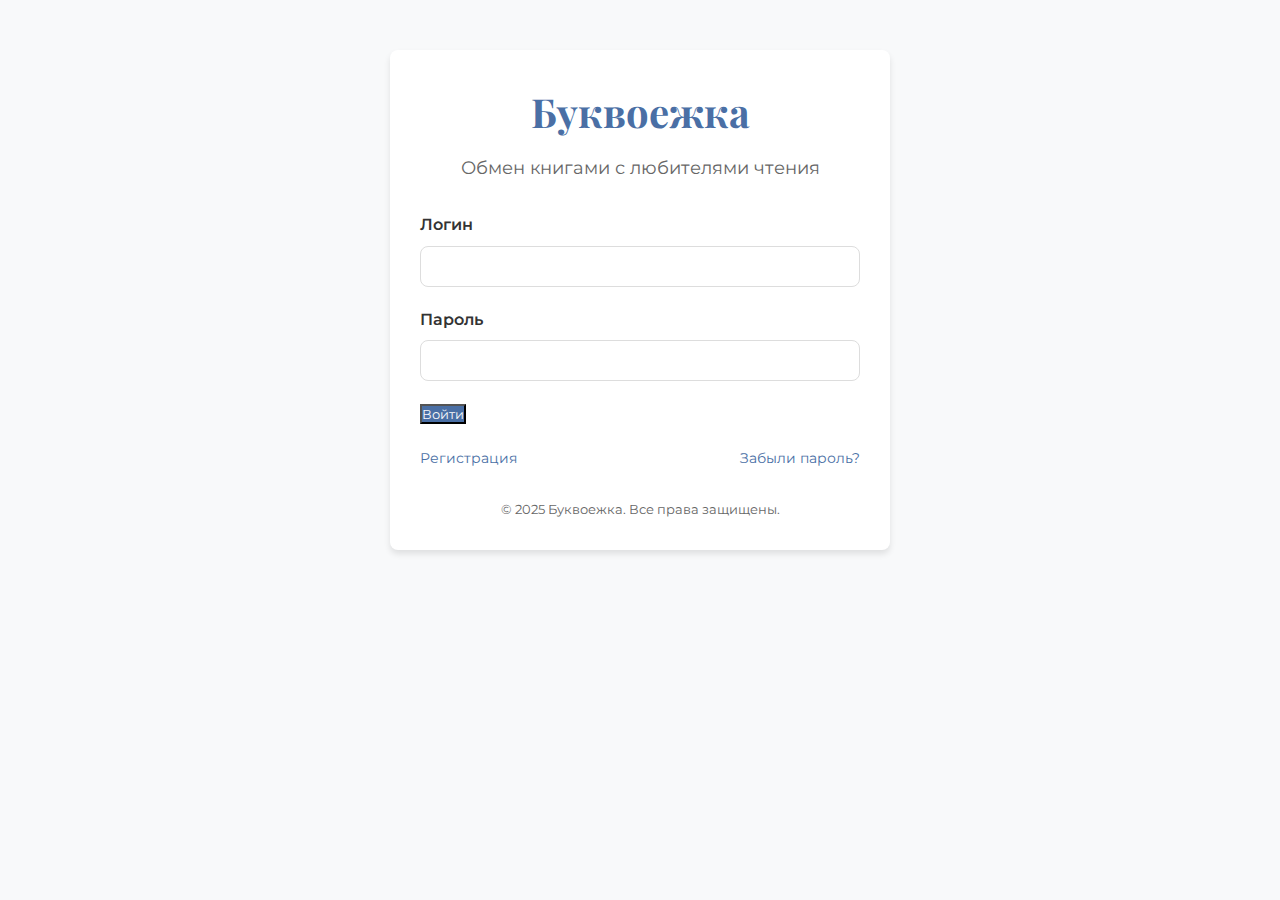
<file: demo/bookworm/index.html>
<!DOCTYPE html>
<html lang="ru">
<head>
    <meta charset="UTF-8">
    <meta name="viewport" content="width=device-width, initial-scale=1.0">
    <title>Буквоежка - Авторизация</title>
    <link rel="stylesheet" href="css/auth.css">
    <link rel="stylesheet" href="css/styles.css">
    <link href="https://fonts.googleapis.com/css2?family=Montserrat:wght@400;600&family=Playfair+Display:wght@700&display=swap" rel="stylesheet">
</head>
<body>
    <div class="auth-container">
        <div class="logo">
            <h1>Буквоежка</h1>
            <p>Обмен книгами с любителями чтения</p>
        </div>
        
        <form id="loginForm" class="auth-form">
            <div class="form-group">
                <label for="username">Логин</label>
                <input type="text" id="username" name="username" required>
            </div>
            
            <div class="form-group">
                <label for="password">Пароль</label>
                <input type="password" id="password" name="password" required>
            </div>
            
            <button type="submit" class="btn-primary">Войти</button>
            
            <div class="auth-links">
                <a href="register.html">Регистрация</a>
                <a href="#">Забыли пароль?</a>
            </div>
        </form>
        
        <div class="auth-footer">
            <p>© 2025 Буквоежка. Все права защищены.</p>
        </div>
    </div>
    
    <script src="js/auth.js"></script>
</body>
</html>
</file>
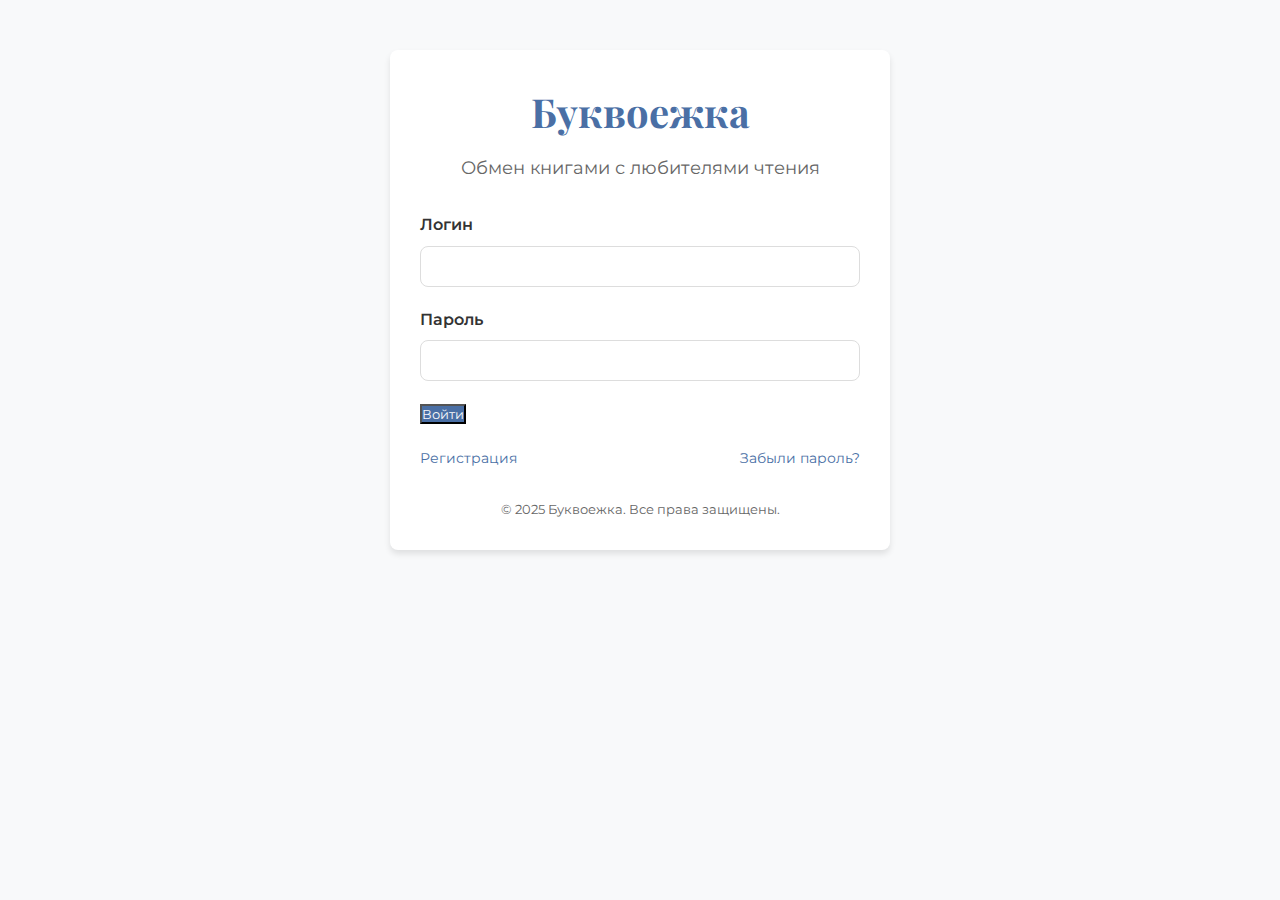
<file: demo/bookworm/admin.html>
<!DOCTYPE html>
<html lang="ru">
<head>
    <meta charset="UTF-8">
    <meta name="viewport" content="width=device-width, initial-scale=1.0">
    <title>Буквоежка - Панель администратора</title>
    <link rel="stylesheet" href="css/admin.css">
    <link rel="stylesheet" href="css/styles.css">
</head>
<body>
    <header class="admin-header">
        <div class="container">
            <div class="logo">
                <h1>Буквоежка <span>Админ-панель</span></h1>
            </div>
            <nav>
                <ul>
                    <li><a href="admin.html" class="active">Карточки на модерации</a></li>
                    <li><a href="#" id="adminLogout">Выйти</a></li>
                </ul>
            </nav>
        </div>
    </header>
    
    <main class="admin-main">
        <div class="container">
            <h2>Карточки на модерации</h2>
            
            <div class="admin-cards">
                <!-- Карточки на модерации будут загружаться здесь -->
            </div>
        </div>
    </main>
    
    <!-- Окно модератора для отклонения карточки -->
    <div id="rejectModal" class="modal">
        <div class="modal-content">
            <span class="close">&times;</span>
            <h3>Укажите причину отклонения</h3>
            <form id="rejectForm">
                <input type="hidden" id="rejectCardId">
                <div class="form-group">
                    <label for="rejectReason">Причина</label>
                    <textarea id="rejectReason" name="rejectReason" rows="4" required></textarea>
                </div>
                <button type="submit" class="btn-warning">Отклонить</button>
            </form>
        </div>
    </div>
    
    <script src="js/admin.js"></script>
</body>
</html>
</file>
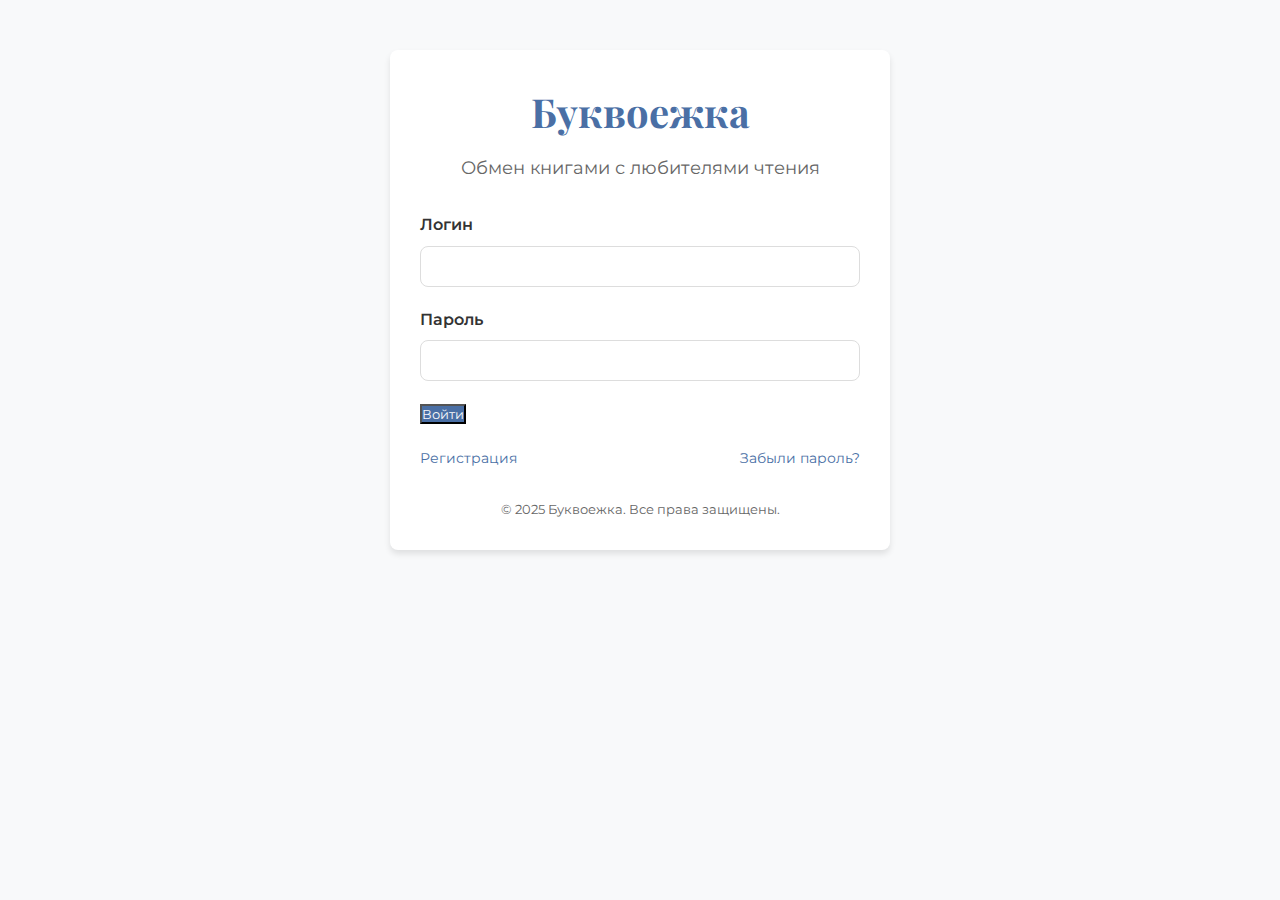
<file: demo/bookworm/create-card.html>
<!DOCTYPE html>
<html lang="ru">
<head>
    <meta charset="UTF-8">
    <meta name="viewport" content="width=device-width, initial-scale=1.0">
    <title>Буквоежка - Создать карточку</title>
    <link rel="stylesheet" href="css/styles.css">
    <link rel="stylesheet" href="css/dashboard.css">
</head>
<body>
    <header class="dashboard-header">
        <div class="container">
            <div class="logo">
                <h1>Буквоежка</h1>
            </div>
            <nav>
                <ul>
                    <li><a href="dashboard.html">Мои карточки</a></li>
                    <li><a href="create-card.html" class="active">Создать карточку</a></li>
                    <li><a href="#" id="logout">Выйти</a></li>
                </ul>
            </nav>
        </div>
    </header>
    
    <main class="create-card-main">
        <div class="container">
            <h2>Создать новую карточку</h2>
            
            <form id="cardForm" class="card-form">
                <div class="form-group">
                    <label for="bookAuthor">Автор книги</label>
                    <input type="text" id="bookAuthor" name="bookAuthor" required>
                </div>
                
                <div class="form-group">
                    <label for="bookTitle">Название книги</label>
                    <input type="text" id="bookTitle" name="bookTitle" required>
                </div>
                
                <div class="form-group radio-group">
                    <label>Тип карточки:</label>
                    <div class="radio-options">
                        <label>
                            <input type="radio" name="cardType" value="share" checked>
                            <span>Готов поделиться</span>
                        </label>
                        <label>
                            <input type="radio" name="cardType" value="want">
                            <span>Хочу в свою библиотеку</span>
                        </label>
                    </div>
                </div>
                
                <div class="form-group">
                    <label for="bookDescription">Описание (необязательно)</label>
                    <textarea id="bookDescription" name="bookDescription" rows="4"></textarea>
                </div>
                
                <button type="submit" class="btn-primary">Отправить на рассмотрение</button>
            </form>
        </div>
    </main>
    
    <footer class="dashboard-footer">
        <div class="container">
            <p>© 2025 Буквоежка. Все права защищены.</p>
        </div>
    </footer>
    
    <script src="js/create-card.js"></script>
</body>
</html>
</file>
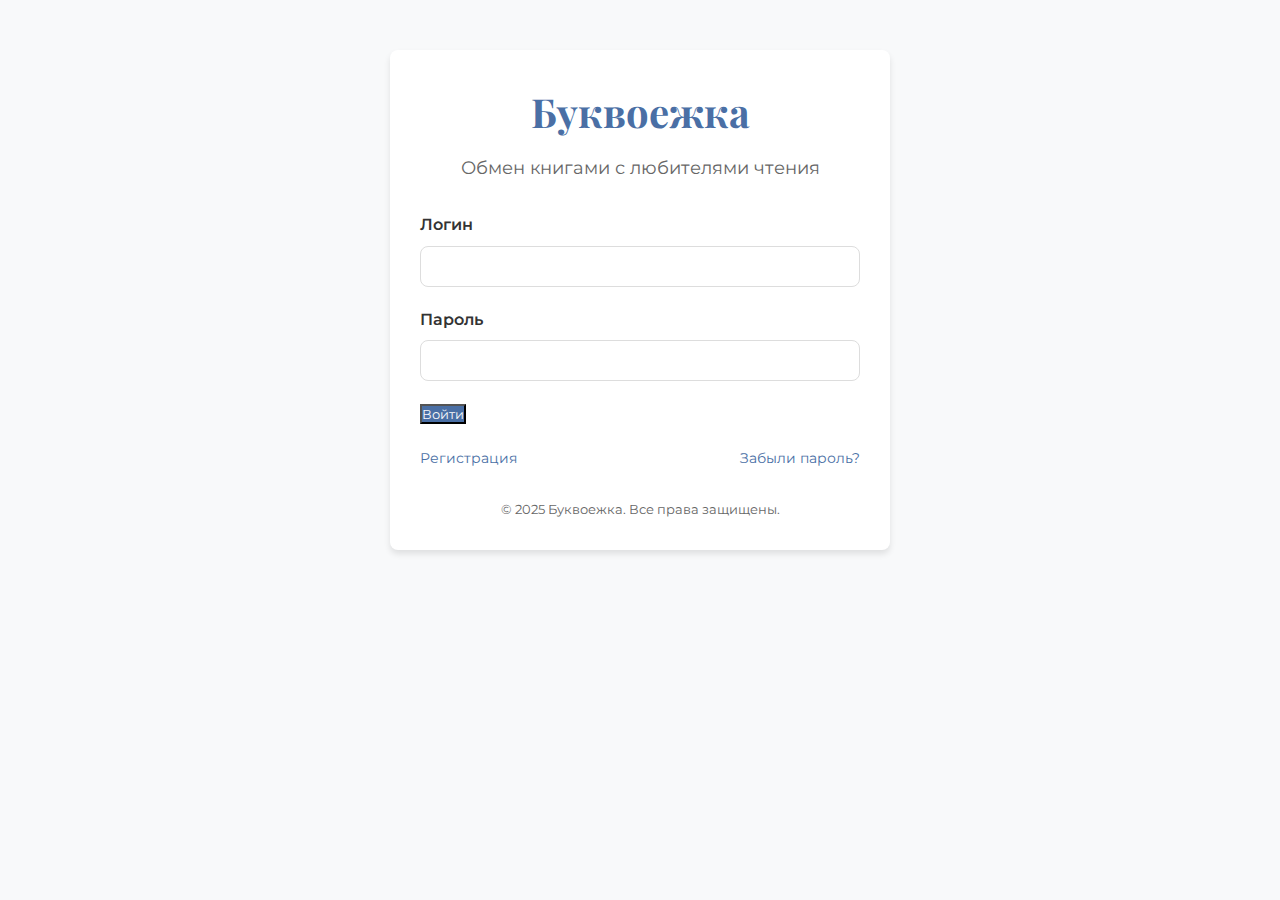
<file: demo/bookworm/dashboard.html>
<!DOCTYPE html>
<html lang="ru">
<head>
    <meta charset="UTF-8">
    <meta name="viewport" content="width=device-width, initial-scale=1.0">
    <title>Буквоежка - Личный кабинет</title>
    <link rel="stylesheet" href="css/dashboard.css">
    <link rel="stylesheet" href="css/styles.css">
</head>
<body>
    <header class="dashboard-header">
        <div class="container">
            <div class="logo">
                <h1>Буквоежка</h1>
            </div>
            <nav>
                <ul>
                    <li><a href="dashboard.html" class="active">Мои карточки</a></li>
                    <li><a href="create-card.html">Создать карточку</a></li>
                    <li><a href="#" id="logout">Выйти</a></li>
                </ul>
            </nav>
        </div>
    </header>
    
    <main class="dashboard-main">
        <div class="container">
            <h2>Мои карточки</h2>
            
            <div class="tabs">
                <button class="tab-btn active" data-tab="active">Активные</button>
                <button class="tab-btn" data-tab="pending">На рассмотрении</button>
                <button class="tab-btn" data-tab="rejected">Отклоненные</button>
            </div>
            
            <div class="tab-content active" id="active-tab">
                <div class="cards-grid">
                    <!-- Активные карточки будут загружаться здесь -->
                </div>
            </div>
            
            <div class="tab-content" id="pending-tab">
                <div class="cards-grid">
                    <!-- Карточки на рассмотрении будут загружаться здесь -->
                </div>
            </div>
            
            <div class="tab-content" id="rejected-tab">
                <div class="cards-grid">
                    <!-- Отклоненные карточки будут загружаться здесь -->
                </div>
            </div>
        </div>
    </main>
    
    <footer class="dashboard-footer">
        <div class="container">
            <p>© 2025 Буквоежка. Все права защищены.</p>
        </div>
    </footer>
    
    <script src="js/dashboard.js"></script>
</body>
</html>
</file>
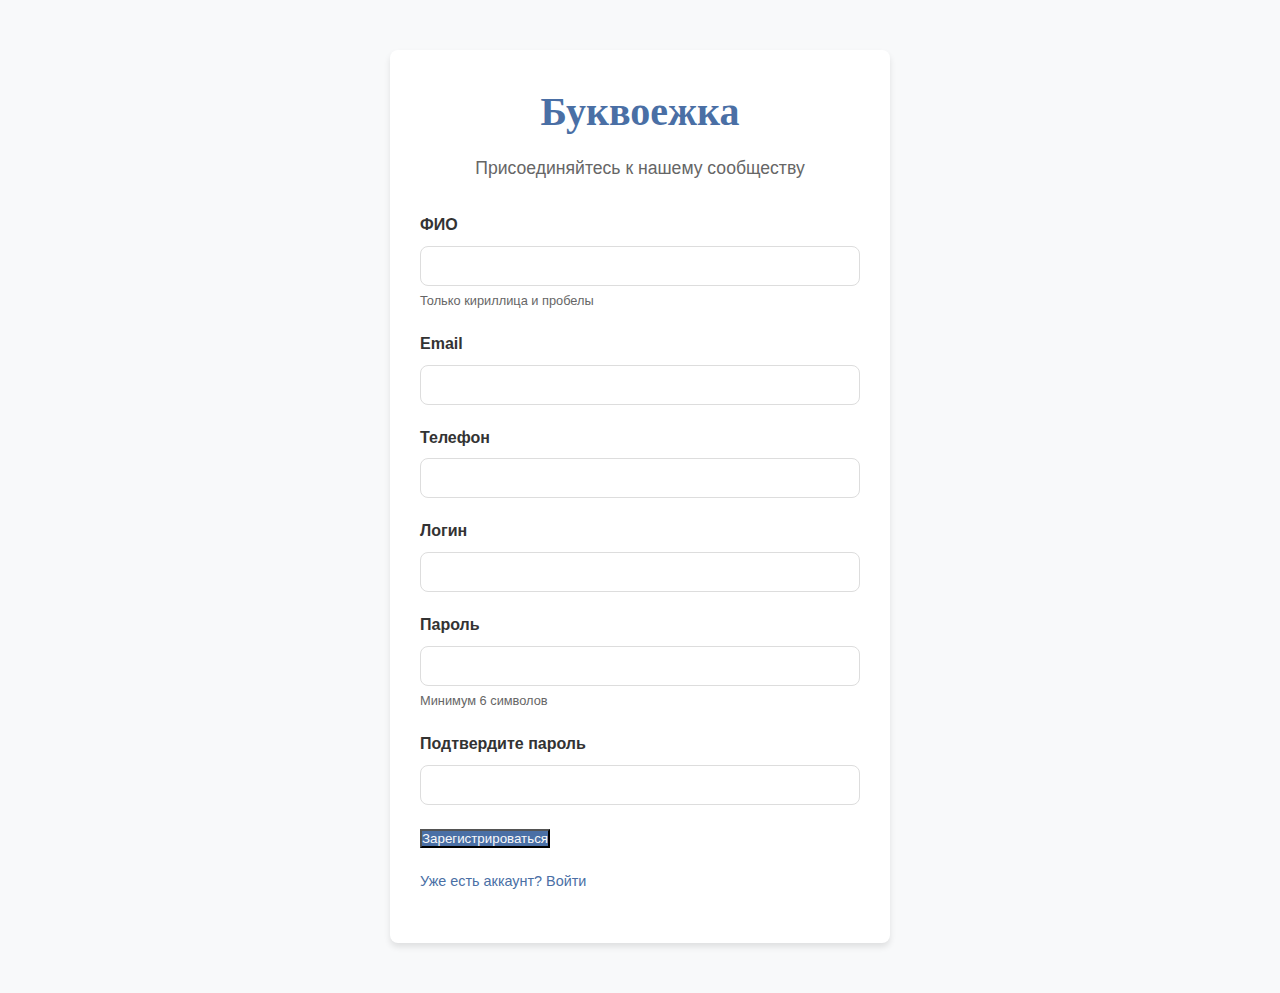
<file: demo/bookworm/register.html>
<!DOCTYPE html>
<html lang="ru">
<head>
    <meta charset="UTF-8">
    <meta name="viewport" content="width=device-width, initial-scale=1.0">
    <title>Буквоежка - Регистрация</title>
    <link rel="stylesheet" href="css/auth.css">
    <link rel="stylesheet" href="css/styles.css">
</head>
<body>
    <div class="auth-container">
        <div class="logo">
            <h1>Буквоежка</h1>
            <p>Присоединяйтесь к нашему сообществу</p>
        </div>
        
        <form id="registerForm" class="auth-form">
            <div class="form-group">
                <label for="fullName">ФИО</label>
                <input type="text" id="fullName" name="fullName" pattern="[А-Яа-яЁё\s]+" required>
                <span class="hint">Только кириллица и пробелы</span>
            </div>
            
            <div class="form-group">
                <label for="email">Email</label>
                <input type="email" id="email" name="email" required>
            </div>
            
            <div class="form-group">
                <label for="phone">Телефон</label>
                <input type="tel" id="phone" name="phone" pattern="\+?[0-9\s\-]+" required>
            </div>
            
            <div class="form-group">
                <label for="regUsername">Логин</label>
                <input type="text" id="regUsername" name="regUsername" required>
                <span class="hint" id="usernameHint"></span>
            </div>
            
            <div class="form-group">
                <label for="regPassword">Пароль</label>
                <input type="password" id="regPassword" name="regPassword" minlength="6" required>
                <span class="hint">Минимум 6 символов</span>
            </div>
            
            <div class="form-group">
                <label for="confirmPassword">Подтвердите пароль</label>
                <input type="password" id="confirmPassword" name="confirmPassword" required>
                <span class="hint" id="passwordMatchHint"></span>
            </div>
            
            <button type="submit" class="btn-primary">Зарегистрироваться</button>
            
            <div class="auth-links">
                <a href="index.html">Уже есть аккаунт? Войти</a>
            </div>
        </form>
    </div>
    
    <script src="js/register.js"></script>
</body>
</html>
</file>
<file: demo/bookworm/css/auth.css>
/* Общие стили для страниц авторизации */
.auth-container {
    max-width: 500px;
    margin: 50px auto;
    padding: 30px;
    background-color: var(--card-bg);
    border-radius: var(--border-radius);
    box-shadow: var(--box-shadow);
}

.logo {
    text-align: center;
    margin-bottom: 30px;
}

.logo h1 {
    color: var(--primary-color);
    font-size: 2.5em;
    margin-bottom: 10px;
}

.logo p {
    color: #666;
    font-size: 1.1em;
}

.auth-form {
    margin-bottom: 20px;
}

.auth-links {
    display: flex;
    justify-content: space-between;
    margin-top: 20px;
    font-size: 0.9em;
}

.auth-links a {
    color: var(--primary-color);
    transition: color 0.3s ease;
}

.auth-links a:hover {
    color: var(--secondary-color);
    text-decoration: underline;
}

.auth-footer {
    text-align: center;
    font-size: 0.8em;
    color: #666;
    margin-top: 30px;
}

/* Специфические стили для регистрации */
#registerForm .form-group {
    position: relative;
}

#registerForm .hint {
    font-size: 0.8em;
    color: #666;
    margin-top: 5px;
}

/* Анимации */
@keyframes fadeIn {
    from { opacity: 0; transform: translateY(20px); }
    to { opacity: 1; transform: translateY(0); }
}

.auth-container {
    animation: fadeIn 0.5s ease-out;
}

/* Адаптивность */
@media (max-width: 600px) {
    .auth-container {
        margin: 20px;
        padding: 20px;
    }
    
    .logo h1 {
        font-size: 2em;
    }
}
</file>
<file: demo/bookworm/css/styles.css>
/* Основные стили и переменные */
:root {
    --primary-color: #4a6fa5;
    --secondary-color: #166088;
    --accent-color: #4fc3f7;
    --text-color: #333;
    --light-text: #f8f9fa;
    --bg-color: #f8f9fa;
    --card-bg: #ffffff;
    --error-color: #e63946;
    --success-color: #2a9d8f;
    --warning-color: #f4a261;
    --border-radius: 8px;
    --box-shadow: 0 4px 6px rgba(0, 0, 0, 0.1);
}

* {
    margin: 0;
    padding: 0;
    box-sizing: border-box;
    font-family: 'Montserrat', sans-serif;
}

body {
    background-color: var(--bg-color);
    color: var(--text-color);
    line-height: 1.6;
}

h1, h2, h3, h4, h5, h6 {
    font-family: 'Playfair Display', serif;
    font-weight: 700;
}

a {
    text-decoration: none;
    color: var(--primary-color);
}

.container {
    width: 90%;
    max-width: 1200px;
    margin: 0 auto;
    padding: 0 15px;
}

.btn {
    display: inline-block;
    padding: 10px 20px;
    border: none;
    border-radius: var(--border-radius);
    cursor: pointer;
    font-weight: 600;
    transition: all 0.3s ease;
}

.btn-primary {
    background-color: var(--primary-color);
    color: var(--light-text);
}

.btn-primary:hover {
    background-color: var(--secondary-color);
    transform: translateY(-2px);
}

.btn-secondary {
    background-color: transparent;
    border: 1px solid var(--primary-color);
    color: var(--primary-color);
}

.btn-secondary:hover {
    background-color: var(--primary-color);
    color: var(--light-text);
}

.btn-warning {
    background-color: var(--warning-color);
    color: var(--light-text);
}

.btn-warning:hover {
    background-color: #e76f51;
}

.btn-danger {
    background-color: var(--error-color);
    color: var(--light-text);
}

.btn-danger:hover {
    background-color: #d62839;
}

.form-group {
    margin-bottom: 20px;
}

.form-group label {
    display: block;
    margin-bottom: 8px;
    font-weight: 600;
}

.form-group input,
.form-group textarea,
.form-group select {
    width: 100%;
    padding: 10px;
    border: 1px solid #ddd;
    border-radius: var(--border-radius);
    font-size: 16px;
}

.form-group textarea {
    resize: vertical;
    min-height: 100px;
}

.hint {
    font-size: 12px;
    color: #666;
    display: block;
    margin-top: 5px;
}

.radio-options {
    display: flex;
    gap: 20px;
    margin-top: 10px;
}

.radio-options label {
    display: flex;
    align-items: center;
    gap: 8px;
    cursor: pointer;
}

.card {
    background-color: var(--card-bg);
    border-radius: var(--border-radius);
    box-shadow: var(--box-shadow);
    padding: 20px;
    transition: transform 0.3s ease;
}

.card:hover {
    transform: translateY(-5px);
}

/* Модальное окно */
.modal {
    display: none;
    position: fixed;
    z-index: 1000;
    left: 0;
    top: 0;
    width: 100%;
    height: 100%;
    background-color: rgba(0, 0, 0, 0.5);
}

.modal-content {
    background-color: var(--card-bg);
    margin: 10% auto;
    padding: 20px;
    border-radius: var(--border-radius);
    width: 90%;
    max-width: 500px;
    position: relative;
}

.close {
    position: absolute;
    top: 10px;
    right: 20px;
    font-size: 24px;
    cursor: pointer;
}

/* Вкладки */
.tabs {
    display: flex;
    margin-bottom: 20px;
    border-bottom: 1px solid #ddd;
}

.tab-btn {
    padding: 10px 20px;
    background: none;
    border: none;
    cursor: pointer;
    font-weight: 600;
    color: #666;
    position: relative;
}

.tab-btn.active {
    color: var(--primary-color);
}

.tab-btn.active::after {
    content: '';
    position: absolute;
    bottom: -1px;
    left: 0;
    width: 100%;
    height: 2px;
    background-color: var(--primary-color);
}

.tab-content {
    display: none;
}

.tab-content.active {
    display: block;
}
</file>
<file: demo/bookworm/css/admin.css>
/* Стили для админ-панели */
.admin-header {
    background-color: var(--secondary-color);
    color: var(--light-text);
    padding: 20px 0;
    box-shadow: var(--box-shadow);
}

.admin-header .logo span {
    font-size: 0.8em;
    opacity: 0.8;
}

.admin-header nav ul {
    display: flex;
    list-style: none;
    gap: 20px;
}

.admin-header nav a {
    color: var(--light-text);
    font-weight: 600;
    padding: 5px 10px;
    border-radius: var(--border-radius);
    transition: background-color 0.3s ease;
}

.admin-header nav a.active,
.admin-header nav a:hover {
    background-color: rgba(255, 255, 255, 0.2);
}

.admin-main {
    padding: 30px 0;
}

.admin-cards {
    display: grid;
    grid-template-columns: repeat(auto-fill, minmax(300px, 1fr));
    gap: 20px;
    margin-top: 20px;
}

.admin-card {
    background-color: var(--card-bg);
    border-radius: var(--border-radius);
    box-shadow: var(--box-shadow);
    padding: 20px;
    position: relative;
}

.admin-card h3 {
    color: var(--primary-color);
    margin-bottom: 10px;
}

.admin-card .card-meta {
    display: flex;
    justify-content: space-between;
    margin-bottom: 15px;
    font-size: 0.9em;
    color: #666;
}

.admin-card .card-user {
    font-weight: 600;
}

.admin-card .card-actions {
    display: flex;
    gap: 10px;
    margin-top: 20px;
}

.admin-card .card-description {
    margin: 15px 0;
    padding: 10px;
    background-color: #f5f5f5;
    border-radius: var(--border-radius);
}

/* Модальное окно для админа */
.modal .form-group {
    margin-bottom: 15px;
}

.modal .form-group label {
    display: block;
    margin-bottom: 5px;
}

.modal .form-group textarea {
    width: 100%;
    min-height: 100px;
    padding: 10px;
    border: 1px solid #ddd;
    border-radius: var(--border-radius);
}
</file>
<file: demo/bookworm/css/dashboard.css>
/* Стили для личного кабинета */
.dashboard-header {
    background-color: var(--primary-color);
    color: var(--light-text);
    padding: 20px 0;
    box-shadow: var(--box-shadow);
}

.dashboard-header .logo h1 {
    color: var(--light-text);
    margin: 0;
}

.dashboard-header nav ul {
    display: flex;
    list-style: none;
    gap: 20px;
    margin-top: 15px;
}

.dashboard-header nav a {
    color: var(--light-text);
    font-weight: 600;
    padding: 5px 10px;
    border-radius: var(--border-radius);
    transition: background-color 0.3s ease;
}

.dashboard-header nav a.active,
.dashboard-header nav a:hover {
    background-color: rgba(255, 255, 255, 0.2);
}

.dashboard-main {
    padding: 30px 0;
    min-height: calc(100vh - 200px);
}

.cards-grid {
    display: grid;
    grid-template-columns: repeat(auto-fill, minmax(280px, 1fr));
    gap: 20px;
    margin-top: 20px;
}

.card {
    transition: all 0.3s ease;
    position: relative;
}

.card h3 {
    color: var(--primary-color);
    margin-bottom: 10px;
}

.card-author {
    font-style: italic;
    color: #666;
    margin-bottom: 15px;
}

.card-type {
    display: inline-block;
    padding: 3px 8px;
    background-color: var(--accent-color);
    color: white;
    border-radius: 12px;
    font-size: 0.8em;
    margin-bottom: 15px;
}

.card-description {
    margin: 15px 0;
    padding: 10px;
    background-color: #f5f5f5;
    border-radius: var(--border-radius);
}

.delete-card {
    width: 100%;
    margin-top: 15px;
}

.card-status {
    text-align: center;
    padding: 5px;
    background-color: #fff3cd;
    color: #856404;
    border-radius: var(--border-radius);
    margin-top: 15px;
}

.reject-reason {
    margin-top: 15px;
    padding: 10px;
    background-color: #f8d7da;
    border-radius: var(--border-radius);
    color: #721c24;
}

.reject-reason strong {
    display: block;
    margin-bottom: 5px;
}

.no-cards {
    text-align: center;
    grid-column: 1 / -1;
    padding: 40px;
    color: #666;
}

.dashboard-footer {
    background-color: #f1f1f1;
    padding: 15px 0;
    text-align: center;
    font-size: 0.9em;
    color: #666;
}

/* Анимация загрузки карточек */
@keyframes cardAppear {
    from { opacity: 0; transform: translateY(10px); }
    to { opacity: 1; transform: translateY(0); }
}

.cards-grid .card {
    animation: cardAppear 0.3s ease-out;
    animation-fill-mode: both;
}

.cards-grid .card:nth-child(1) { animation-delay: 0.1s; }
.cards-grid .card:nth-child(2) { animation-delay: 0.2s; }
.cards-grid .card:nth-child(3) { animation-delay: 0.3s; }
.cards-grid .card:nth-child(4) { animation-delay: 0.4s; }
/* и так далее... */
</file>
